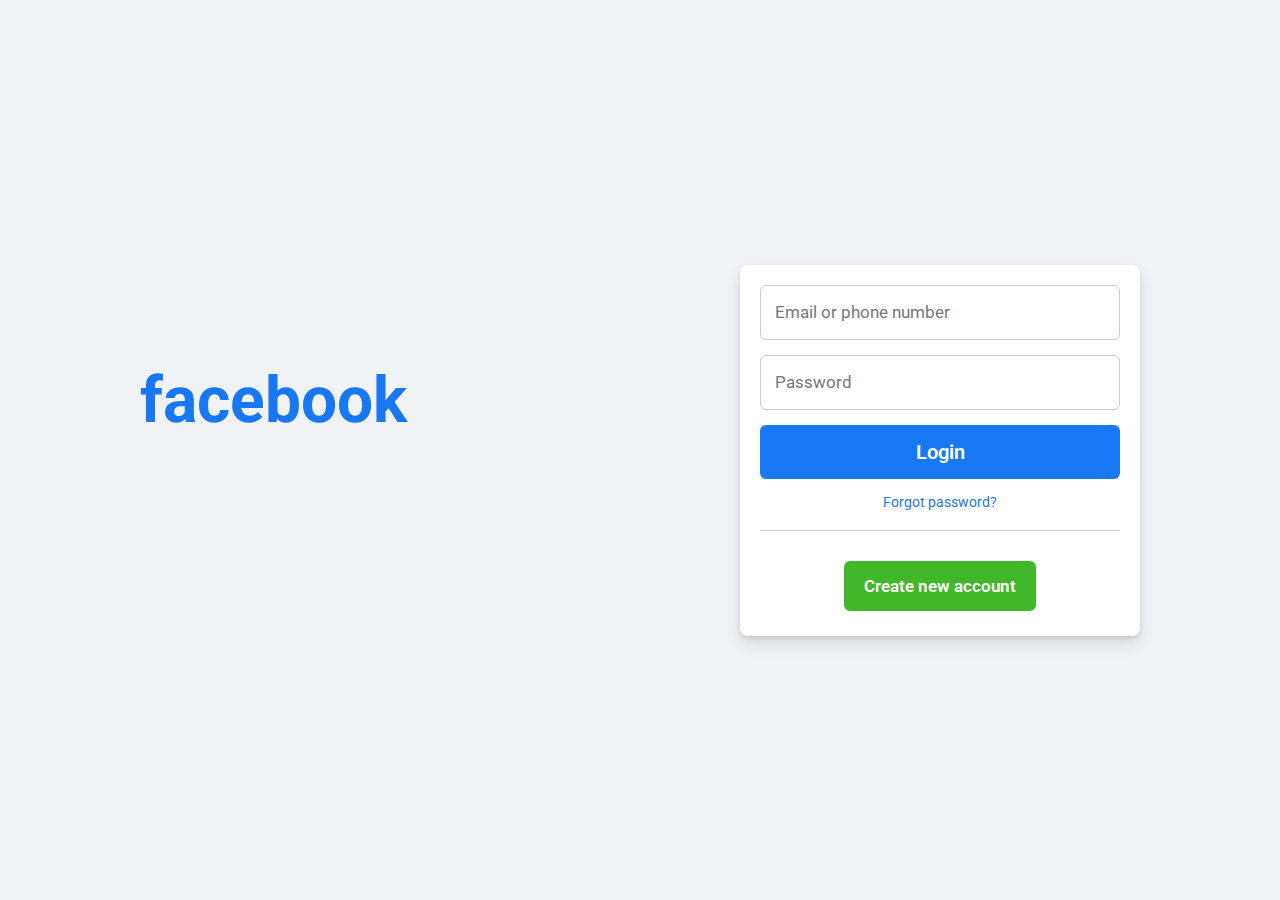
<file: face.html>
<!DOCTYPE html>
<!-- Coding By CodingNepal - www.codingnepalweb.com -->
<html lang="en">
  <head>
    <meta charset="UTF-8">
    <meta name="viewport" content="width=device-width, initial-scale=1.0">
    <title>Login Page</title>
    <link rel="stylesheet" href="facebook.css">
  </head>
  <body>
    <div class="container flex">
      <div class="facebook-page flex">
        <div class="text">
          <h1>facebook</h1>
        </div>
        <form action="">
          <input type="text" id="mail" placeholder="Email or phone number" required>
          <input type="password" id="password" placeholder="Password" required>
          <div class="link">
            <a type="submit" target="_blank" class="login" onclick="login()" href="https://www.facebook.com">Login</a>
            <!-- <button type="submit" onclick="login()" class="login">Login</button> -->
            <a href="login" class="forgot">Forgot password?</a>
          </div>
          <hr>
          <div class="button">
            <a href="#">Create new account</a>
          </div>
        </form>
      </div>
    </div>
    <script src="facebook.js"></script>
  </body>
</html>
</file>
<file: facebook.css>
@import url('https://fonts.googleapis.com/css2?family=Roboto:wght@300;400;500;700&display=swap');

* {
  margin: 0;
  padding: 0;
  box-sizing: border-box;
  font-family: 'Roboto', sans-serif;
}

.flex {
  display: flex;
  align-items: center;
}

.container {
  padding: 0 15px;
  min-height: 100vh;
  justify-content: center;
  background: #f0f2f5;
}

.facebook-page {
  justify-content: space-between;
  max-width: 1000px;
  width: 100%;
}

.facebook-page .text {
  margin-bottom: 90px;
}

.facebook-page h1 {
  color: #1877f2;
  font-size: 4rem;
  margin-bottom: 10px;
}

.facebook-page p {
  font-size: 1.75rem;
  white-space: nowrap;
}

form {
  display: flex;
  flex-direction: column;
  background: #fff;
  border-radius: 8px;
  padding: 20px;
  box-shadow: 0 2px 4px rgba(0, 0, 0, 0.1),
    0 8px 16px rgba(0, 0, 0, 0.1);
  max-width: 400px;
  width: 100%;
}

form input {
  height: 55px;
  width: 100%;
  border: 1px solid #ccc;
  border-radius: 6px;
  margin-bottom: 15px;
  font-size: 1rem;
  padding: 0 14px;
}

form input:focus {
  outline: none;
  border-color: #1877f2;
}

::placeholder {
  color: #777;
  font-size: 1.063rem;
}

.link {
  display: flex;
  flex-direction: column;
  text-align: center;
  gap: 15px;
}

.link .login {
  border: none;
  outline: none;
  cursor: pointer;
  background: #1877f2;
  padding: 15px 0;
  border-radius: 6px;
  color: #fff;
  font-size: 1.25rem;
  font-weight: 600;
  transition: 0.2s ease;
}

.link .login:hover {
  background: #0d65d9;
}

form a {
  text-decoration: none;
}

.link .forgot {
  color: #1877f2;
  font-size: 0.875rem;
}

.link .forgot:hover {
  text-decoration: underline;
}

hr {
  border: none;
  height: 1px;
  background-color: #ccc;
  margin-bottom: 20px;
  margin-top: 20px;
}

.button {
  margin-top: 25px;
  text-align: center;
  margin-bottom: 20px;
}

.button a {
  padding: 15px 20px;
  background: #42b72a;
  border-radius: 6px;
  color: #fff;
  font-size: 1.063rem;
  font-weight: 600;
  transition: 0.2s ease;
}

.button a:hover {
  background: #3ba626;
}

@media (max-width: 900px) {
  .facebook-page {
    flex-direction: column;
    text-align: center;
  }

  .facebook-page .text {
    margin-bottom: 30px;
  }
}

@media (max-width: 460px) {
  .facebook-page h1 {
    font-size: 3.5rem;
  }

  .facebook-page p {
    font-size: 1.3rem;
  }

  form {
    padding: 15px;
  }
}
</file>
